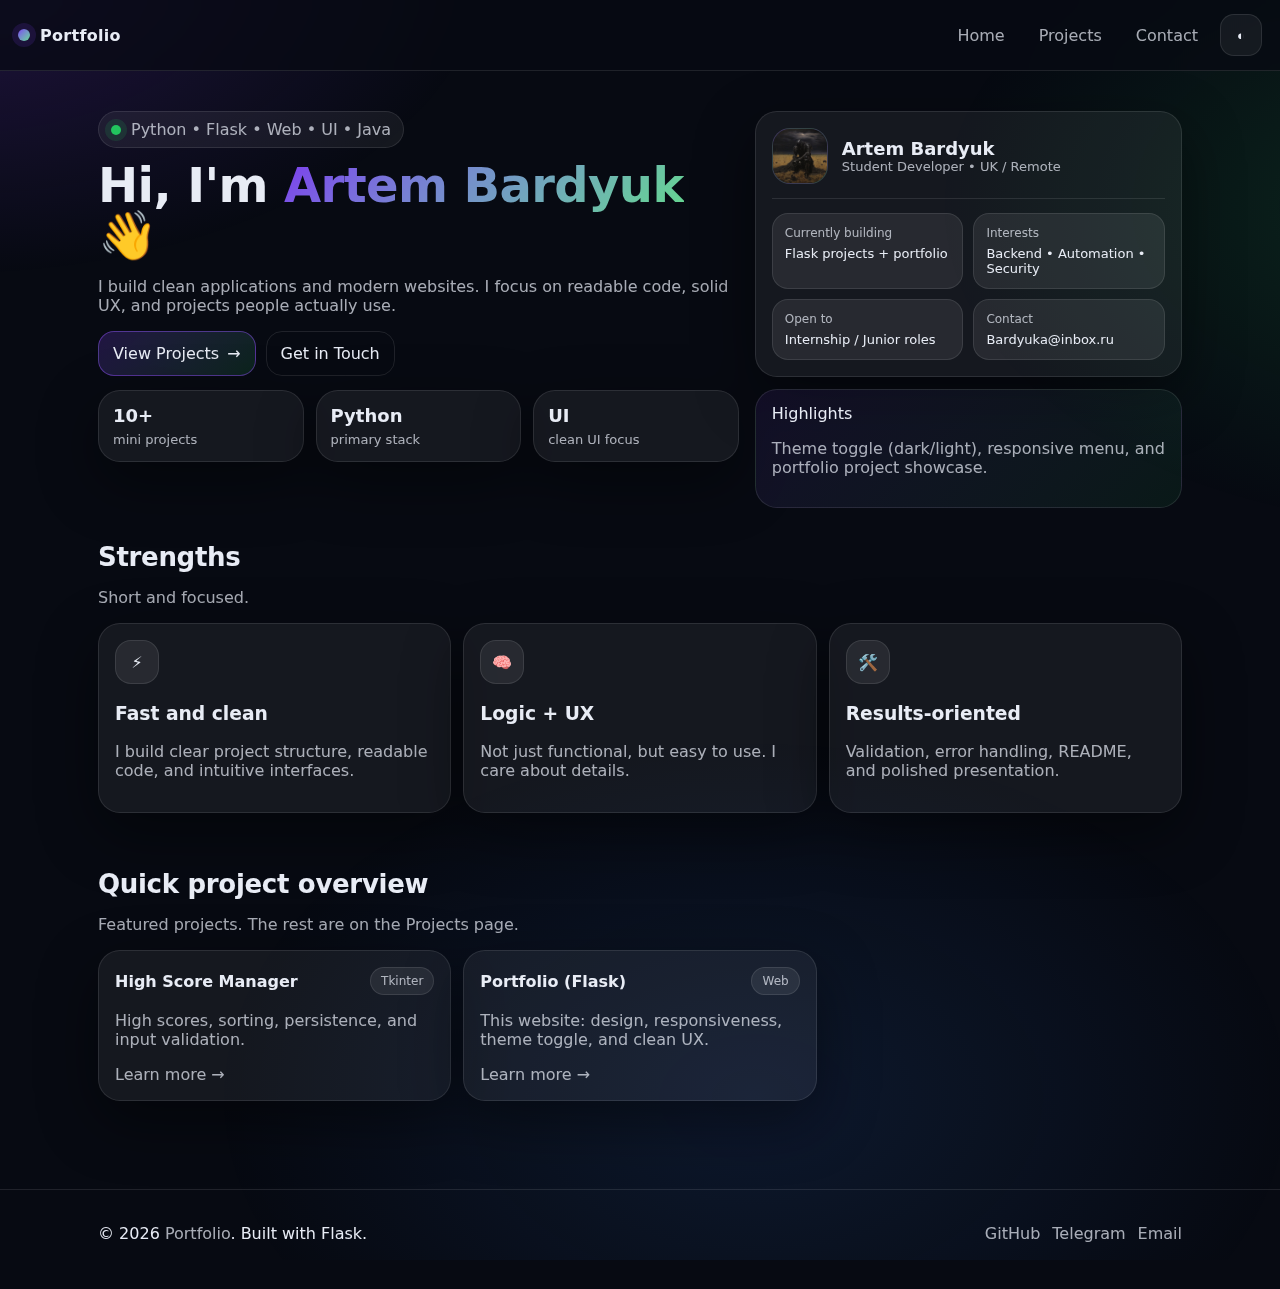
<file: docs/index.html>
<!doctype html>
<html lang="en" data-theme="dark">
  <head>
    <meta charset="utf-8" />
    <meta name="viewport" content="width=device-width,initial-scale=1" />
    <title>Portfolio — Home</title>
    <meta
      name="description"
      content="Portfolio: projects, skills, and contact info."
    />

    <link rel="stylesheet" href="static/css/styles.css" />
    <script defer src="static/js/main.js"></script>
  </head>

  <body>
    <div class="bg-glow" aria-hidden="true"></div>

    <header class="header">
      <a class="brand" href="index.html">
        <span class="brand__dot"></span>
        <span class="brand__text">Portfolio</span>
      </a>

      <nav class="nav" data-nav>
        <a class="nav__link" href="index.html">Home</a>
        <a class="nav__link" href="projects.html">Projects</a>
        <a class="nav__link" href="contact.html">Contact</a>
        <button
          class="nav__btn"
          id="themeBtn"
          type="button"
          aria-label="Toggle theme"
        >
          <span class="icon" aria-hidden="true">◐</span>
        </button>
      </nav>

      <button
        class="burger"
        type="button"
        aria-label="Open menu"
        aria-expanded="false"
      >
        <span></span><span></span><span></span>
      </button>
    </header>

    <main class="container">
      <section class="hero">
        <div class="hero__left">
          <div class="pill">
            <span class="pill__dot"></span>
            <span>Python • Flask • Web • UI • Java</span>
          </div>

          <h1 class="h1">
            Hi, I'm <span class="accent">Artem Bardyuk</span> 👋
          </h1>

          <p class="lead">
            I build clean applications and modern websites. I focus on readable
            code, solid UX, and projects people actually use.
          </p>

          <div class="hero__cta">
            <a class="btn btn--primary" href="projects.html">
              View Projects
              <span aria-hidden="true">→</span>
            </a>
            <a class="btn btn--ghost" href="contact.html">Get in Touch</a>
          </div>

          <div class="stats">
            <div class="stat card">
              <div class="stat__num">10+</div>
              <div class="stat__label">mini projects</div>
            </div>
            <div class="stat card">
              <div class="stat__num">Python</div>
              <div class="stat__label">primary stack</div>
            </div>
            <div class="stat card">
              <div class="stat__num">UI</div>
              <div class="stat__label">clean UI focus</div>
            </div>
          </div>
        </div>

        <div class="hero__right">
          <div class="profile card">
            <div class="profile__top">
              <div class="avatar">
                <img
                  src="static/img/avatar.jpg"
                  alt="Avatar"
                  onerror="this.style.display = 'none'"
                />
                <div class="avatar__fallback"></div>
              </div>

              <div>
                <div class="profile__name">Artem Bardyuk</div>
                <div class="profile__role muted">
                  Student Developer • UK / Remote
                </div>
              </div>
            </div>

            <div class="divider"></div>

            <div class="profile__grid">
              <div class="mini">
                <div class="mini__k">Currently building</div>
                <div class="mini__v">Flask projects + portfolio</div>
              </div>
              <div class="mini">
                <div class="mini__k">Interests</div>
                <div class="mini__v">Backend • Automation • Security</div>
              </div>
              <div class="mini">
                <div class="mini__k">Open to</div>
                <div class="mini__v">Internship / Junior roles</div>
              </div>
              <div class="mini">
                <div class="mini__k">Contact</div>
                <div class="mini__v">Bardyuka@inbox.ru</div>
              </div>
            </div>
          </div>

          <div class="glass-note">
            <div class="glass-note__title">Highlights</div>
            <p class="muted">
              Theme toggle (dark/light), responsive menu, and portfolio project
              showcase.
            </p>
          </div>
        </div>
      </section>

      <section class="section">
        <div class="section__head">
          <h2 class="h2">Strengths</h2>
          <p class="muted">Short and focused.</p>
        </div>

        <div class="grid-3">
          <article class="card feature">
            <div class="feature__icon">⚡</div>
            <h3>Fast and clean</h3>
            <p class="muted">
              I build clear project structure, readable code, and intuitive
              interfaces.
            </p>
          </article>

          <article class="card feature">
            <div class="feature__icon">🧠</div>
            <h3>Logic + UX</h3>
            <p class="muted">
              Not just functional, but easy to use. I care about details.
            </p>
          </article>

          <article class="card feature">
            <div class="feature__icon">🛠️</div>
            <h3>Results-oriented</h3>
            <p class="muted">
              Validation, error handling, README, and polished presentation.
            </p>
          </article>
        </div>
      </section>

      <section class="section">
        <div class="section__head">
          <h2 class="h2">Quick project overview</h2>
          <p class="muted">
            Featured projects. The rest are on the Projects page.
          </p>
        </div>

        <div class="projects-preview">
          <a class="card proj" href="projects.html">
            <div class="proj__top">
              <div class="proj__title">High Score Manager</div>
              <div class="badge">Tkinter</div>
            </div>
            <p class="muted">
              High scores, sorting, persistence, and input validation.
            </p>
            <div class="proj__bottom">Learn more →</div>
          </a>

          <a class="card proj" href="projects.html">
            <div class="proj__top">
              <div class="proj__title">Portfolio (Flask)</div>
              <div class="badge">Web</div>
            </div>
            <p class="muted">
              This website: design, responsiveness, theme toggle, and clean UX.
            </p>
            <div class="proj__bottom">Learn more →</div>
          </a>
        </div>
      </section>
    </main>

    <footer class="footer">
      <div class="footer__inner">
        <p>
          © <span id="year"></span> <span class="muted">Portfolio</span>. Built
          with Flask.
        </p>
        <div class="footer__links">
          <a
            href="https://github.com/five550fifty"
            target="_blank"
            rel="noreferrer"
            >GitHub</a
          >
          <a href="https://t.me/@lx_tmn" target="_blank" rel="noreferrer"
            >Telegram</a
          >
          <a href="mailto:Bardyuka@inbox.ru">Email</a>
        </div>
      </div>
    </footer>
  </body>
</html>
</file>
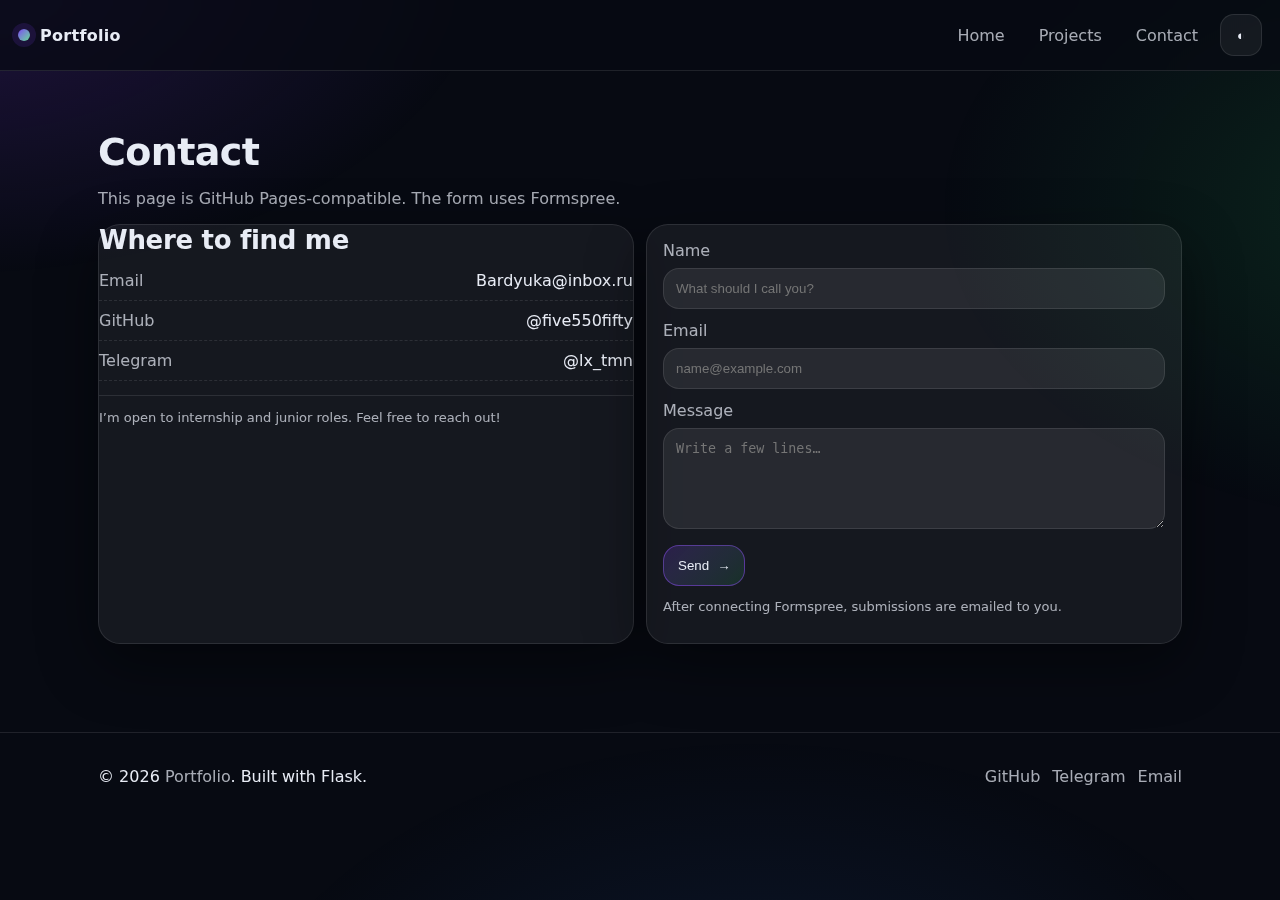
<file: docs/contact.html>
<!doctype html>
<html lang="en" data-theme="dark">
  <head>
    <meta charset="utf-8" />
    <meta name="viewport" content="width=device-width,initial-scale=1" />
    <title>Portfolio — Contact</title>
    <meta name="description" content="Contact Artem Bardyuk." />

    <link rel="stylesheet" href="static/css/styles.css" />
    <script defer src="static/js/main.js"></script>
  </head>

  <body>
    <div class="bg-glow" aria-hidden="true"></div>

    <header class="header">
      <a class="brand" href="index.html">
        <span class="brand__dot"></span>
        <span class="brand__text">Portfolio</span>
      </a>

      <nav class="nav" data-nav>
        <a class="nav__link" href="index.html">Home</a>
        <a class="nav__link" href="projects.html">Projects</a>
        <a class="nav__link" href="contact.html">Contact</a>
        <button
          class="nav__btn"
          id="themeBtn"
          type="button"
          aria-label="Toggle theme"
        >
          <span class="icon" aria-hidden="true">◐</span>
        </button>
      </nav>

      <button
        class="burger"
        type="button"
        aria-label="Open menu"
        aria-expanded="false"
      >
        <span></span><span></span><span></span>
      </button>
    </header>

    <main class="container">
      <section class="section">
        <div class="section__head">
          <h1 class="h1 h1--small">Contact</h1>
          <p class="muted">
            This page is GitHub Pages-compatible. The form uses Formspree.
          </p>
        </div>

        <div class="contact-grid">
          <div class="card">
            <h2 class="h2">Where to find me</h2>
            <div class="contact-item">
              <span class="muted">Email</span>
              <a href="mailto:Bardyuka@inbox.ru">Bardyuka@inbox.ru</a>
            </div>
            <div class="contact-item">
              <span class="muted">GitHub</span>
              <a
                href="https://github.com/five550fifty"
                target="_blank"
                rel="noreferrer"
                >@five550fifty</a
              >
            </div>
            <div class="contact-item">
              <span class="muted">Telegram</span>
              <a href="https://t.me/@lx_tmn" target="_blank" rel="noreferrer"
                >@lx_tmn</a
              >
            </div>

            <div class="divider"></div>
            <p class="muted small">
              I’m open to internship and junior roles. Feel free to reach out!
            </p>
          </div>

          <form
            class="card form"
            method="POST"
            action="https://formspree.io/f/YOUR_FORM_ID"
          >
            <input
              type="hidden"
              name="_subject"
              value="New message from portfolio"
            />

            <label>
              Name
              <input
                name="name"
                type="text"
                placeholder="What should I call you?"
                required
              />
            </label>

            <label>
              Email
              <input
                name="email"
                type="email"
                placeholder="name@example.com"
                required
              />
            </label>

            <label>
              Message
              <textarea
                name="message"
                rows="5"
                placeholder="Write a few lines…"
                required
              ></textarea>
            </label>

            <button class="btn btn--primary" type="submit">
              Send
              <span aria-hidden="true">→</span>
            </button>

            <p class="muted small">
              After connecting Formspree, submissions are emailed to you.
            </p>
          </form>
        </div>
      </section>
    </main>

    <footer class="footer">
      <div class="footer__inner">
        <p>
          © <span id="year"></span> <span class="muted">Portfolio</span>. Built
          with Flask.
        </p>
        <div class="footer__links">
          <a
            href="https://github.com/five550fifty"
            target="_blank"
            rel="noreferrer"
            >GitHub</a
          >
          <a href="https://t.me/@lx_tmn" target="_blank" rel="noreferrer"
            >Telegram</a
          >
          <a href="mailto:Bardyuka@inbox.ru">Email</a>
        </div>
      </div>
    </footer>
  </body>
</html>
</file>
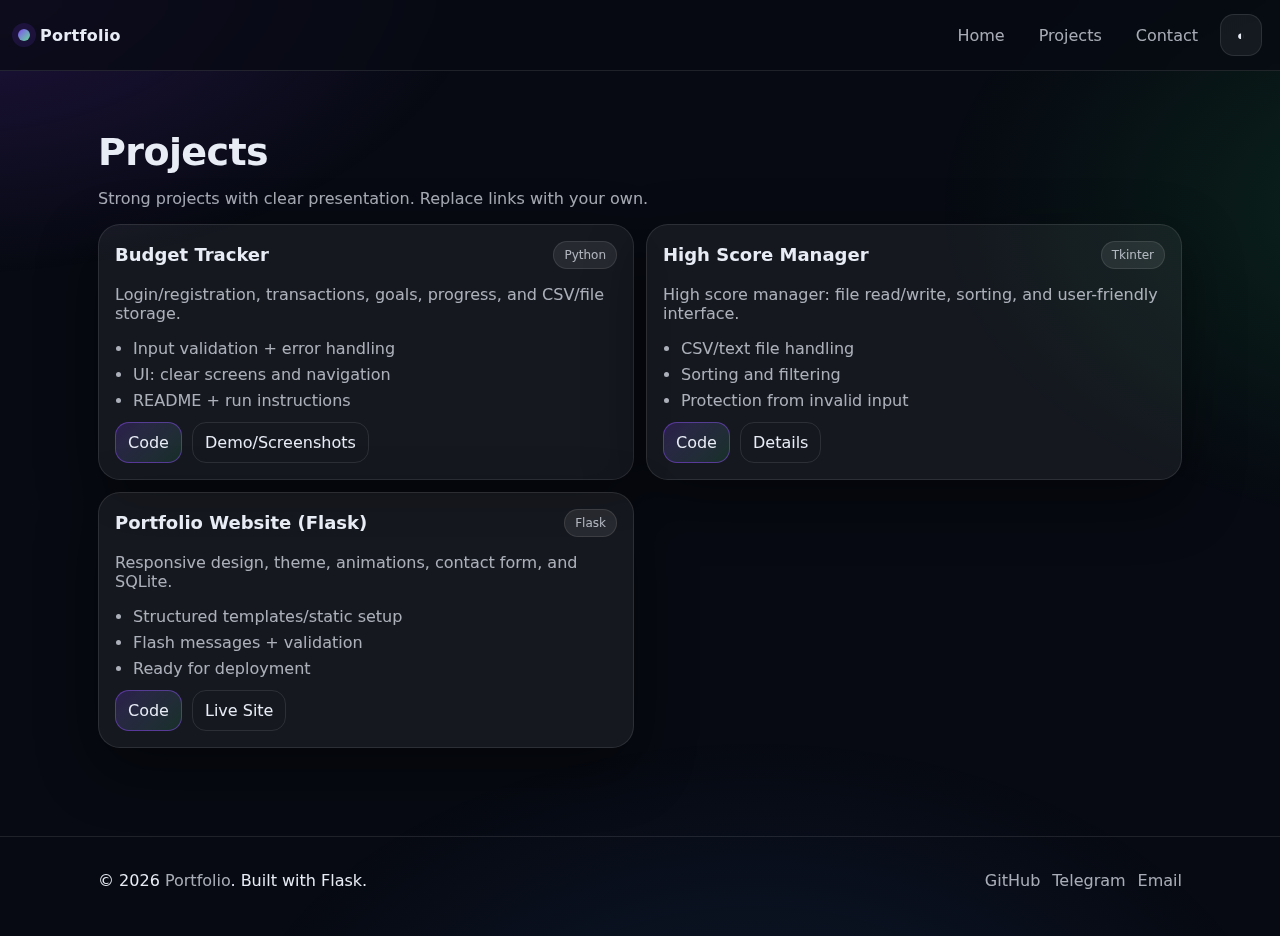
<file: docs/projects.html>
<!doctype html>
<html lang="en" data-theme="dark">
  <head>
    <meta charset="utf-8" />
    <meta name="viewport" content="width=device-width,initial-scale=1" />
    <title>Portfolio — Projects</title>
    <meta name="description" content="Portfolio projects by Artem Bardyuk." />

    <link rel="stylesheet" href="static/css/styles.css" />
    <script defer src="static/js/main.js"></script>
  </head>

  <body>
    <div class="bg-glow" aria-hidden="true"></div>

    <header class="header">
      <a class="brand" href="index.html">
        <span class="brand__dot"></span>
        <span class="brand__text">Portfolio</span>
      </a>

      <nav class="nav" data-nav>
        <a class="nav__link" href="index.html">Home</a>
        <a class="nav__link" href="projects.html">Projects</a>
        <a class="nav__link" href="contact.html">Contact</a>
        <button
          class="nav__btn"
          id="themeBtn"
          type="button"
          aria-label="Toggle theme"
        >
          <span class="icon" aria-hidden="true">◐</span>
        </button>
      </nav>

      <button
        class="burger"
        type="button"
        aria-label="Open menu"
        aria-expanded="false"
      >
        <span></span><span></span><span></span>
      </button>
    </header>

    <main class="container">
      <section class="section">
        <div class="section__head">
          <h1 class="h1 h1--small">Projects</h1>
          <p class="muted">
            Strong projects with clear presentation. Replace links with your
            own.
          </p>
        </div>

        <div class="project-grid">
          <article class="card project">
            <div class="project__head">
              <h3 class="project__title">Budget Tracker</h3>
              <span class="badge">Python</span>
            </div>
            <p class="muted">
              Login/registration, transactions, goals, progress, and CSV/file
              storage.
            </p>
            <ul class="bullets">
              <li>Input validation + error handling</li>
              <li>UI: clear screens and navigation</li>
              <li>README + run instructions</li>
            </ul>
            <div class="project__links">
              <a
                class="btn btn--small btn--primary"
                href="https://github.com/USERNAME/budget-tracker"
                target="_blank"
                rel="noreferrer"
                >Code</a
              >
              <a class="btn btn--small btn--ghost" href="#" rel="noreferrer"
                >Demo/Screenshots</a
              >
            </div>
          </article>

          <article class="card project">
            <div class="project__head">
              <h3 class="project__title">High Score Manager</h3>
              <span class="badge">Tkinter</span>
            </div>
            <p class="muted">
              High score manager: file read/write, sorting, and user-friendly
              interface.
            </p>
            <ul class="bullets">
              <li>CSV/text file handling</li>
              <li>Sorting and filtering</li>
              <li>Protection from invalid input</li>
            </ul>
            <div class="project__links">
              <a
                class="btn btn--small btn--primary"
                href="https://github.com/USERNAME/highscore-manager"
                target="_blank"
                rel="noreferrer"
                >Code</a
              >
              <a class="btn btn--small btn--ghost" href="#" rel="noreferrer"
                >Details</a
              >
            </div>
          </article>

          <article class="card project">
            <div class="project__head">
              <h3 class="project__title">Portfolio Website (Flask)</h3>
              <span class="badge">Flask</span>
            </div>
            <p class="muted">
              Responsive design, theme, animations, contact form, and SQLite.
            </p>
            <ul class="bullets">
              <li>Structured templates/static setup</li>
              <li>Flash messages + validation</li>
              <li>Ready for deployment</li>
            </ul>
            <div class="project__links">
              <a
                class="btn btn--small btn--primary"
                href="https://github.com/USERNAME/portfolio-flask"
                target="_blank"
                rel="noreferrer"
                >Code</a
              >
              <a class="btn btn--small btn--ghost" href="#" rel="noreferrer"
                >Live Site</a
              >
            </div>
          </article>
        </div>
      </section>
    </main>

    <footer class="footer">
      <div class="footer__inner">
        <p>
          © <span id="year"></span> <span class="muted">Portfolio</span>. Built
          with Flask.
        </p>
        <div class="footer__links">
          <a
            href="https://github.com/five550fifty"
            target="_blank"
            rel="noreferrer"
            >GitHub</a
          >
          <a href="https://t.me/@lx_tmn" target="_blank" rel="noreferrer"
            >Telegram</a
          >
          <a href="mailto:Bardyuka@inbox.ru">Email</a>
        </div>
      </div>
    </footer>
  </body>
</html>
</file>
<file: docs/static/css/styles.css>
/* ============ Theme ============ */
:root{
  --bg: #070a12;
  --card: rgba(255,255,255,.06);
  --card2: rgba(255,255,255,.08);
  --text: #e8ecf5;
  --muted: rgba(232,236,245,.72);
  --line: rgba(255,255,255,.10);

  --accent: #7c3aed;
  --accent2:#22c55e;
  --shadow: 0 20px 60px rgba(0,0,0,.45);

  --radius: 22px;
  --radius2: 16px;
}

html[data-theme="light"]{
  --bg:#f6f7fb;
  --card: rgba(0,0,0,.05);
  --card2: rgba(0,0,0,.07);
  --text:#0b1220;
  --muted: rgba(11,18,32,.70);
  --line: rgba(0,0,0,.10);

  --shadow: 0 18px 45px rgba(2,6,23,.12);
}

/* ============ Base ============ */
*{ box-sizing:border-box; }
html{ scroll-behavior:smooth; }
body{
  margin:0;
  font-family: ui-sans-serif, system-ui, -apple-system, Segoe UI, Roboto, Arial;
  background: var(--bg);
  color: var(--text);
}

a{ color:inherit; text-decoration:none; }
a:hover{ opacity:.92; }

.container{
  max-width: 1120px;
  margin: 0 auto;
  padding: 22px 18px 60px;
}

/* ============ Background glow ============ */
.bg-glow{
  position: fixed;
  inset: -40vh -40vw;
  z-index: -1;
  background:
    radial-gradient(900px 520px at 20% 20%, rgba(124,58,237,.22), transparent 60%),
    radial-gradient(820px 520px at 85% 35%, rgba(34,197,94,.15), transparent 62%),
    radial-gradient(900px 600px at 55% 90%, rgba(59,130,246,.12), transparent 60%);
  filter: blur(0px);
}

/* ============ Header ============ */
.header{
  position: sticky;
  top: 0;
  z-index: 50;
  display:flex;
  align-items:center;
  justify-content:space-between;
  padding: 14px 18px;
  border-bottom: 1px solid var(--line);
  background: color-mix(in srgb, var(--bg) 72%, transparent);
  backdrop-filter: blur(12px);
}

.brand{
  display:flex;
  align-items:center;
  gap: 10px;
  font-weight: 900;
  letter-spacing: .3px;
}
.brand__dot{
  width: 12px; height: 12px;
  border-radius: 999px;
  background: linear-gradient(135deg, var(--accent), color-mix(in srgb, var(--accent2) 70%, white));
  box-shadow: 0 0 0 6px color-mix(in srgb, var(--accent) 15%, transparent);
}
.brand__text{ font-size: 16px; }

.nav{
  display:flex;
  align-items:center;
  gap: 10px;
}
.nav__link{
  padding: 10px 12px;
  border-radius: 14px;
  color: var(--muted);
}
.nav__link:hover{
  background: var(--card);
  color: var(--text);
}
.nav__btn{
  width: 42px;
  height: 42px;
  border-radius: 14px;
  border: 1px solid var(--line);
  background: var(--card);
  color: var(--text);
  cursor:pointer;
}
.nav__btn:hover{ transform: translateY(-1px); }

.burger{
  display:none;
  width: 42px; height: 42px;
  border-radius: 14px;
  border: 1px solid var(--line);
  background: var(--card);
  cursor:pointer;
  padding: 10px;
}
.burger span{
  display:block;
  height: 2px;
  background: var(--text);
  margin: 5px 0;
  border-radius: 2px;
}

/* ============ Typography ============ */
.h1{
  font-size: 48px;
  line-height: 1.05;
  margin: 12px 0 10px;
  letter-spacing: -0.6px;
}
.h1--small{ font-size: 38px; }
.h2{
  font-size: 26px;
  margin: 0 0 6px;
  letter-spacing: -0.3px;
}
.lead{
  max-width: 62ch;
  color: var(--muted);
  font-size: 16px;
}
.muted{ color: var(--muted); }
.small{ font-size: 13px; }
.accent{
  background: linear-gradient(135deg, var(--accent), color-mix(in srgb, var(--accent2) 70%, white));
  -webkit-background-clip: text;
  background-clip: text;
  color: transparent;
}

/* ============ Cards ============ */
.card{
  background: var(--card);
  border: 1px solid var(--line);
  border-radius: var(--radius);
  box-shadow: var(--shadow);
}

.divider{
  height: 1px;
  background: var(--line);
  margin: 14px 0;
}

/* ============ Buttons ============ */
.btn{
  display:inline-flex;
  align-items:center;
  justify-content:center;
  gap: 8px;
  padding: 12px 14px;
  border-radius: 16px;
  border: 1px solid var(--line);
  background: var(--card);
  color: var(--text);
  cursor:pointer;
  transition: transform .15s ease, opacity .15s ease;
}
.btn:hover{ transform: translateY(-1px); }
.btn--primary{
  border-color: color-mix(in srgb, var(--accent) 45%, var(--line));
  background: linear-gradient(135deg, color-mix(in srgb, var(--accent) 22%, transparent), color-mix(in srgb, var(--accent2) 14%, transparent));
}
.btn--ghost{
  background: transparent;
}
.btn--small{
  padding: 10px 12px;
  border-radius: 14px;
}

/* ============ Hero ============ */
.hero{
  display:grid;
  grid-template-columns: 1.2fr .8fr;
  gap: 16px;
  padding: 18px 0 6px;
  align-items: start;
}

.pill{
  display:inline-flex;
  align-items:center;
  gap:10px;
  padding: 8px 12px;
  border-radius: 999px;
  border: 1px solid var(--line);
  background: var(--card);
  color: var(--muted);
}
.pill__dot{
  width: 10px; height: 10px; border-radius: 999px;
  background: var(--accent2);
  box-shadow: 0 0 0 6px color-mix(in srgb, var(--accent2) 14%, transparent);
}

.hero__cta{ display:flex; gap:10px; margin: 16px 0 14px; flex-wrap:wrap; }

.stats{
  display:grid;
  grid-template-columns: repeat(3, 1fr);
  gap: 12px;
  margin-top: 14px;
}
.stat{ padding: 14px; }
.stat__num{ font-weight: 900; font-size: 18px; }
.stat__label{ color: var(--muted); font-size: 13px; margin-top: 6px; }

.profile{ padding: 16px; }
.profile__top{ display:flex; gap: 14px; align-items:center; }
.profile__name{ font-weight: 900; font-size: 18px; }
.profile__role{ font-size: 13px; }

.avatar{
  width: 56px; height: 56px;
  border-radius: 18px;
  overflow:hidden;
  border: 1px solid var(--line);
  background: linear-gradient(135deg, color-mix(in srgb, var(--accent) 18%, transparent), color-mix(in srgb, var(--accent2) 14%, transparent));
  display:flex;
  align-items:center;
  justify-content:center;
}
.avatar img{ width: 100%; height: 100%; object-fit: cover; display:block; }
.avatar__fallback{ font-size: 22px; opacity: .9; }

.profile__grid{
  display:grid;
  grid-template-columns: 1fr 1fr;
  gap: 10px;
}
.mini{
  padding: 12px;
  border-radius: 16px;
  background: var(--card2);
  border: 1px solid var(--line);
}
.mini__k{ color: var(--muted); font-size: 12px; }
.mini__v{ margin-top: 6px; font-size: 13px; }

.glass-note{
  margin-top: 12px;
  padding: 14px 16px;
  border-radius: var(--radius);
  border: 1px solid var(--line);
  background: linear-gradient(135deg, color-mix(in srgb, var(--accent) 10%, transparent), color-mix(in srgb, var(--accent2) 8%, transparent));
}

/* ============ Sections ============ */
.section{ padding: 28px 0; }
.section__head{ margin-bottom: 14px; }

.grid-3{
  display:grid;
  grid-template-columns: repeat(3, 1fr);
  gap: 12px;
}

.feature{ padding: 16px; }
.feature__icon{
  width: 44px; height: 44px;
  border-radius: 16px;
  display:flex; align-items:center; justify-content:center;
  background: var(--card2);
  border: 1px solid var(--line);
  margin-bottom: 10px;
}

/* ============ Projects ============ */
.projects-preview{
  display:grid;
  grid-template-columns: repeat(3, 1fr);
  gap: 12px;
}
.proj{ padding: 16px; transition: transform .15s ease; }
.proj:hover{ transform: translateY(-2px); }
.proj__top{ display:flex; align-items:center; justify-content:space-between; gap: 10px; }
.proj__title{ font-weight: 900; }
.proj__bottom{ margin-top: 12px; color: var(--muted); }

.badge{
  font-size: 12px;
  padding: 6px 10px;
  border-radius: 999px;
  border: 1px solid var(--line);
  background: var(--card2);
  color: var(--muted);
}

.project-grid{
  display:grid;
  grid-template-columns: repeat(2, 1fr);
  gap: 12px;
}
.project{ padding: 16px; }
.project__head{ display:flex; align-items:center; justify-content:space-between; gap: 10px; }
.project__title{ margin:0; font-size: 18px; }
.project__links{ display:flex; gap: 10px; margin-top: 12px; flex-wrap:wrap; }

.bullets{ margin: 10px 0 0; padding-left: 18px; color: var(--muted); }
.bullets li{ margin: 7px 0; }

/* ============ Contact ============ */
.contact-grid{
  display:grid;
  grid-template-columns: 1fr 1fr;
  gap: 12px;
}
.contact-item{
  display:flex;
  align-items:center;
  justify-content:space-between;
  gap: 12px;
  padding: 10px 0;
  border-bottom: 1px dashed var(--line);
}
.contact-item:last-child{ border-bottom: none; }

.form{ padding: 16px; }
label{ display:block; color: var(--muted); margin-bottom: 12px; }
input, textarea{
  width:100%;
  margin-top: 8px;
  padding: 12px 12px;
  border-radius: 16px;
  border: 1px solid var(--line);
  background: var(--card2);
  color: var(--text);
  outline: none;
}
input:focus, textarea:focus{
  border-color: color-mix(in srgb, var(--accent) 55%, var(--line));
}

/* ============ Toasts ============ */
.toast-wrap{
  display:grid;
  gap: 10px;
  margin: 10px 0 12px;
}
.toast{
  padding: 12px 14px;
  border-radius: 16px;
  border: 1px solid var(--line);
  background: var(--card);
}
.toast--success{
  border-color: color-mix(in srgb, var(--accent2) 40%, var(--line));
}
.toast--error{
  border-color: color-mix(in srgb, #ef4444 45%, var(--line));
}

/* ============ Footer ============ */
.footer{
  border-top: 1px solid var(--line);
  padding: 18px 0 30px;
}
.footer__inner{
  max-width: 1120px;
  margin: 0 auto;
  padding: 0 18px;
  display:flex;
  align-items:center;
  justify-content:space-between;
  gap: 12px;
  flex-wrap:wrap;
}
.footer__links{ display:flex; gap: 12px; color: var(--muted); }

/* ============ Responsive ============ */
@media (max-width: 980px){
  .hero{ grid-template-columns: 1fr; }
  .stats{ grid-template-columns: 1fr; }
  .grid-3{ grid-template-columns: 1fr; }
  .projects-preview{ grid-template-columns: 1fr; }
  .project-grid{ grid-template-columns: 1fr; }
  .contact-grid{ grid-template-columns: 1fr; }
  .h1{ font-size: 40px; }
}

@media (max-width: 760px){
  .burger{ display:block; }
  .nav{
    position: absolute;
    right: 18px;
    top: 62px;
    display:none;
    flex-direction: column;
    padding: 10px;
    border-radius: 18px;
    border: 1px solid var(--line);
    background: color-mix(in srgb, var(--bg) 82%, transparent);
    backdrop-filter: blur(12px);
    width: min(260px, calc(100vw - 36px));
  }
  .nav--open{ display:flex; }
  .nav__link{ width: 100%; }
}
</file>
